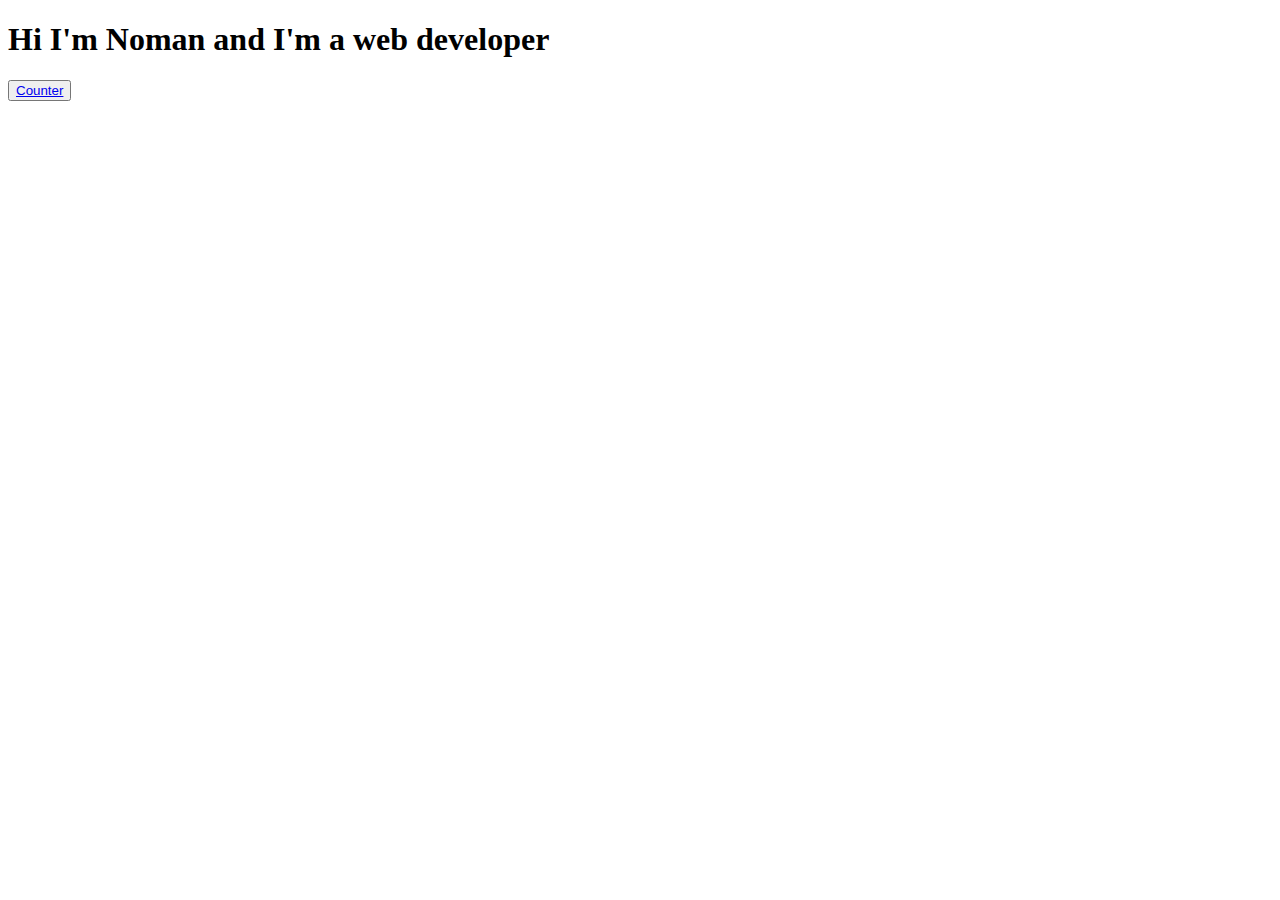
<file: index.html>
<!DOCTYPE html>
<html lang="en">
<head>
    <meta charset="UTF-8">
    <meta http-equiv="X-UA-Compatible" content="IE=edge">
    <meta name="viewport" content="width=device-width, initial-scale=1.0">
    <title>Main Landing Page</title>
</head>
<body>
    <h1>Hi I'm Noman and I'm a web developer</h1>
    <button>
        <a href="/Counter/index.html"> Counter </a>
    </button>
</body>
</html>
</file>
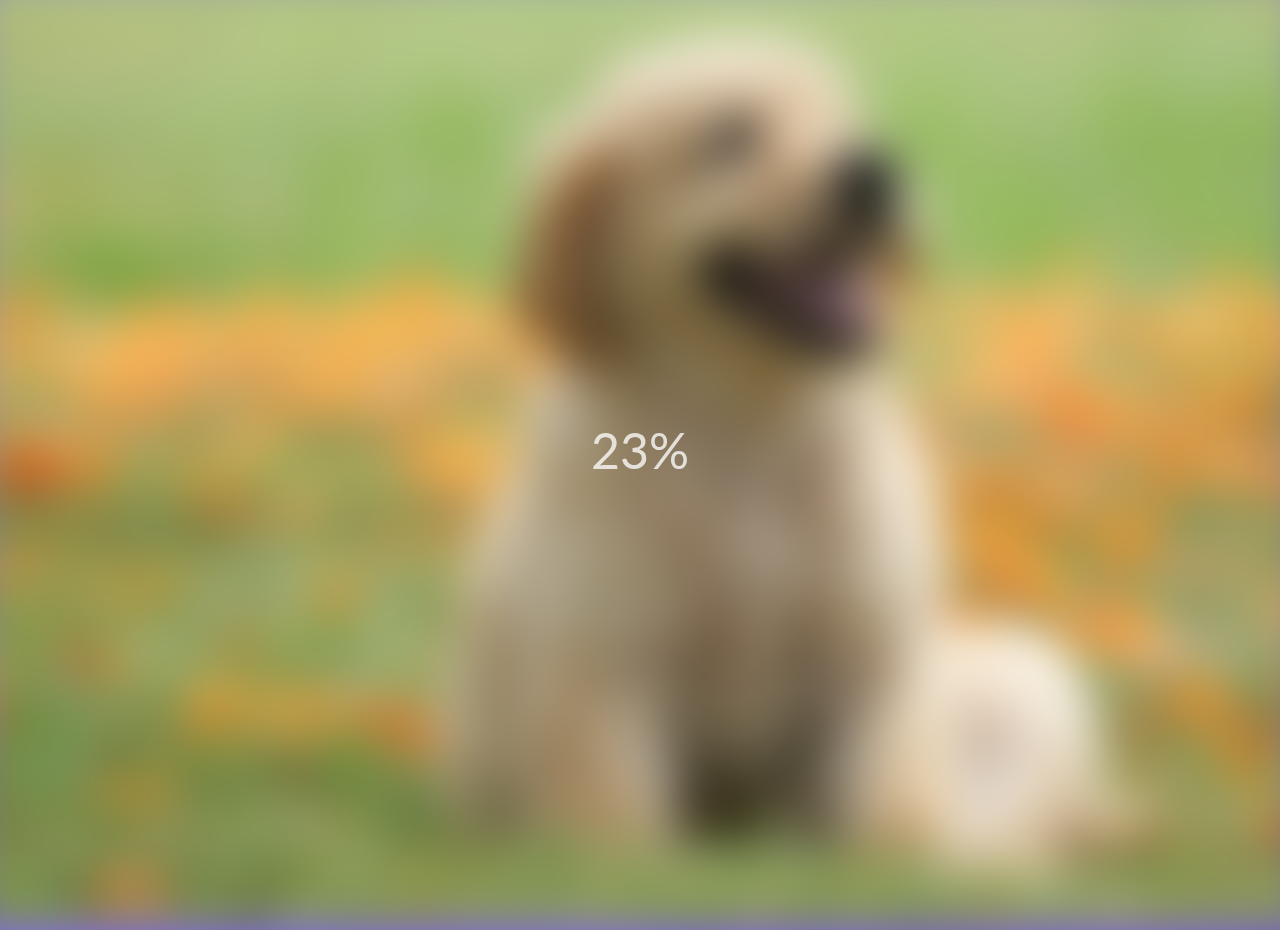
<file: Blurry Loading/index.html>
<!DOCTYPE html>
<html lang="en">
<head>
    <meta charset="UTF-8">
    <meta http-equiv="X-UA-Compatible" content="IE=edge">
    <meta name="viewport" content="width=device-width, initial-scale=1.0">
    <title>Blurry Loadin</title>
    <link rel="stylesheet" href="https://cdnjs.cloudflare.com/ajax/libs/font-awesome/5.14.0/css/all.min.css" integrity="sha512-1PKOgIY59xJ8Co8+NE6FZ+LOAZKjy+KY8iq0G4B3CyeY6wYHN3yt9PW0XpSriVlkMXe40PTKnXrLnZ9+fkDaog==" crossorigin="anonymous" />
    <link rel="stylesheet" href="styl.css">
</head>
<body>
    <section class="bg"></section>
    <div class="loading-text">0%</div>


    <script src="main.js"></script>
</body>
</html>
</file>
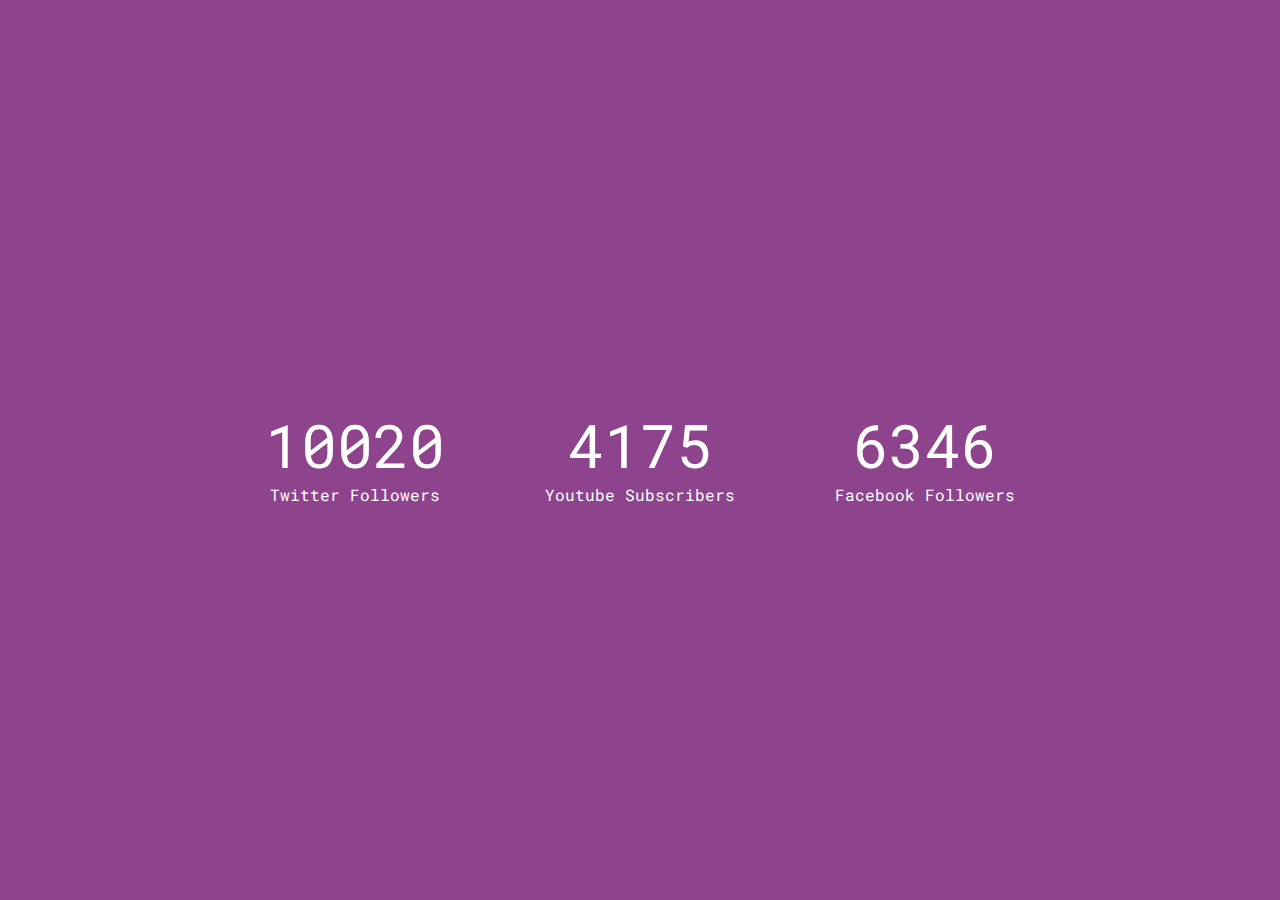
<file: Counter/index.html>
<!DOCTYPE html>
<html lang="en">
  <head>
    <meta charset="UTF-8" />
    <meta name="viewport" content="width=device-width, initial-scale=1.0" />
    <link rel="stylesheet" href="https://cdnjs.cloudflare.com/ajax/libs/font-awesome/5.14.0/css/all.min.css" integrity="sha512-1PKOgIY59xJ8Co8+NE6FZ+LOAZKjy+KY8iq0G4B3CyeY6wYHN3yt9PW0XpSriVlkMXe40PTKnXrLnZ9+fkDaog==" crossorigin="anonymous" />
    <link rel="stylesheet" href="style.css" />
    <title>Increment Counter</title>
  </head>
  <body>
    <div class="counter-container">
      <i class="fab fa-twitter fa-3x"></i>
      <div class="counter" data-target="12000"></div>
      <span>Twitter Followers</span>
    </div>
    <div class="counter-container">
      <i class="fab fa-youtube fa-3x"></i>
      <div class="counter" data-target="5000"></div>
      <span>Youtube Subscribers</span>
    </div>
    <div class="counter-container">
      <i class="fab fa-facebook fa-3x"></i>
      <div class="counter" data-target="7500"></div>
      <span>Facebook Followers</span>
    </div>
    <script src="script.js"></script>
  </body>
</html>
</file>
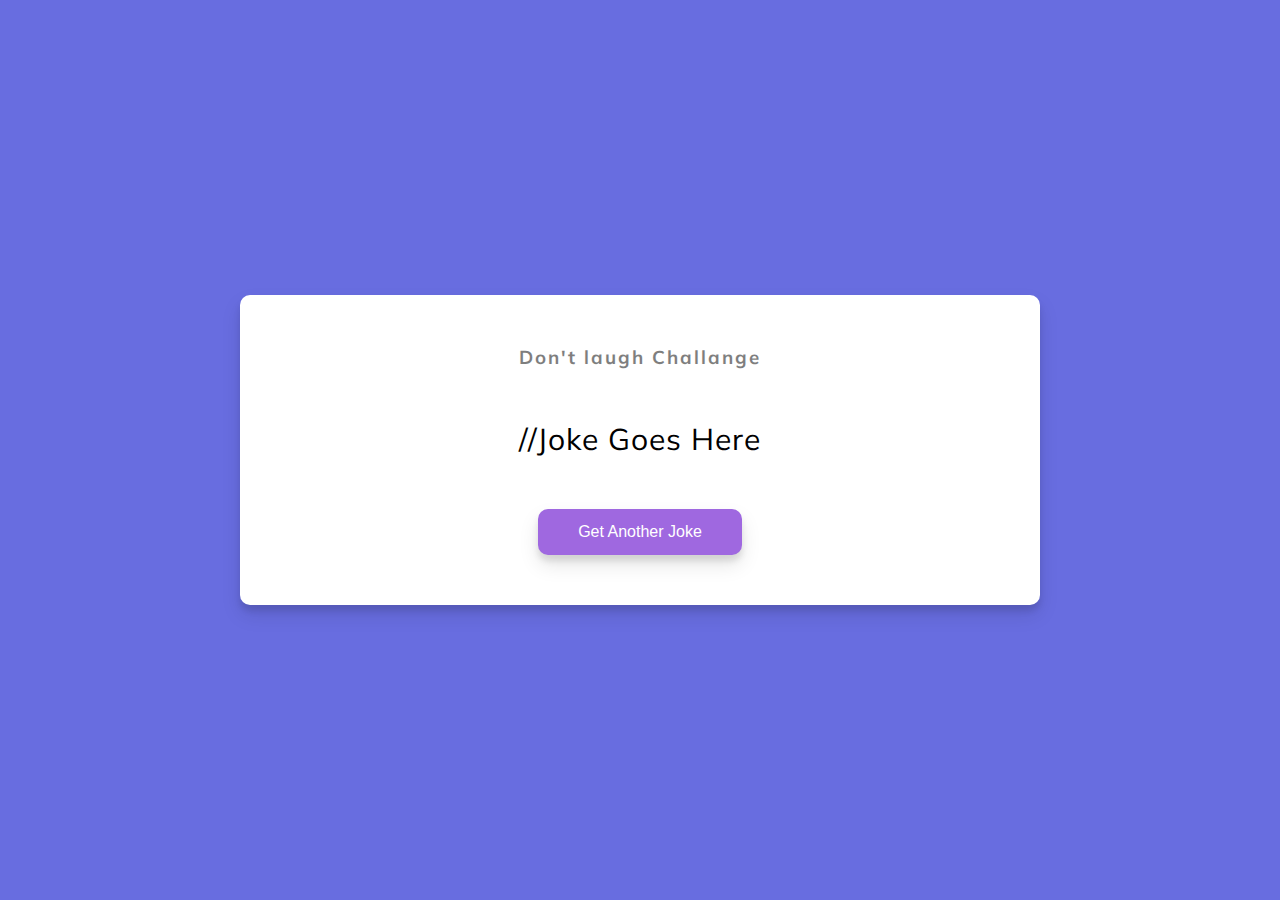
<file: Dad Jokes/index.html>
<!DOCTYPE html>
<html lang="en">

<head>
    <meta charset="UTF-8">
    <meta http-equiv="X-UA-Compatible" content="IE=edge">
    <meta name="viewport" content="width=device-width, initial-scale=1.0">
    <link rel="stylesheet" href="style.css">
    <title>Dad Jokes</title>
</head>

<body>
    <div class="container">
        <h3>Don't laugh Challange</h3>
        <div class="joke" id="joke">
            //Joke Goes Here
        </div>
        <button id="jokeBtn" class="btn">Get Another Joke</button>
    </div>
    <script src="main.js"></script>
</body>

</html>
</file>
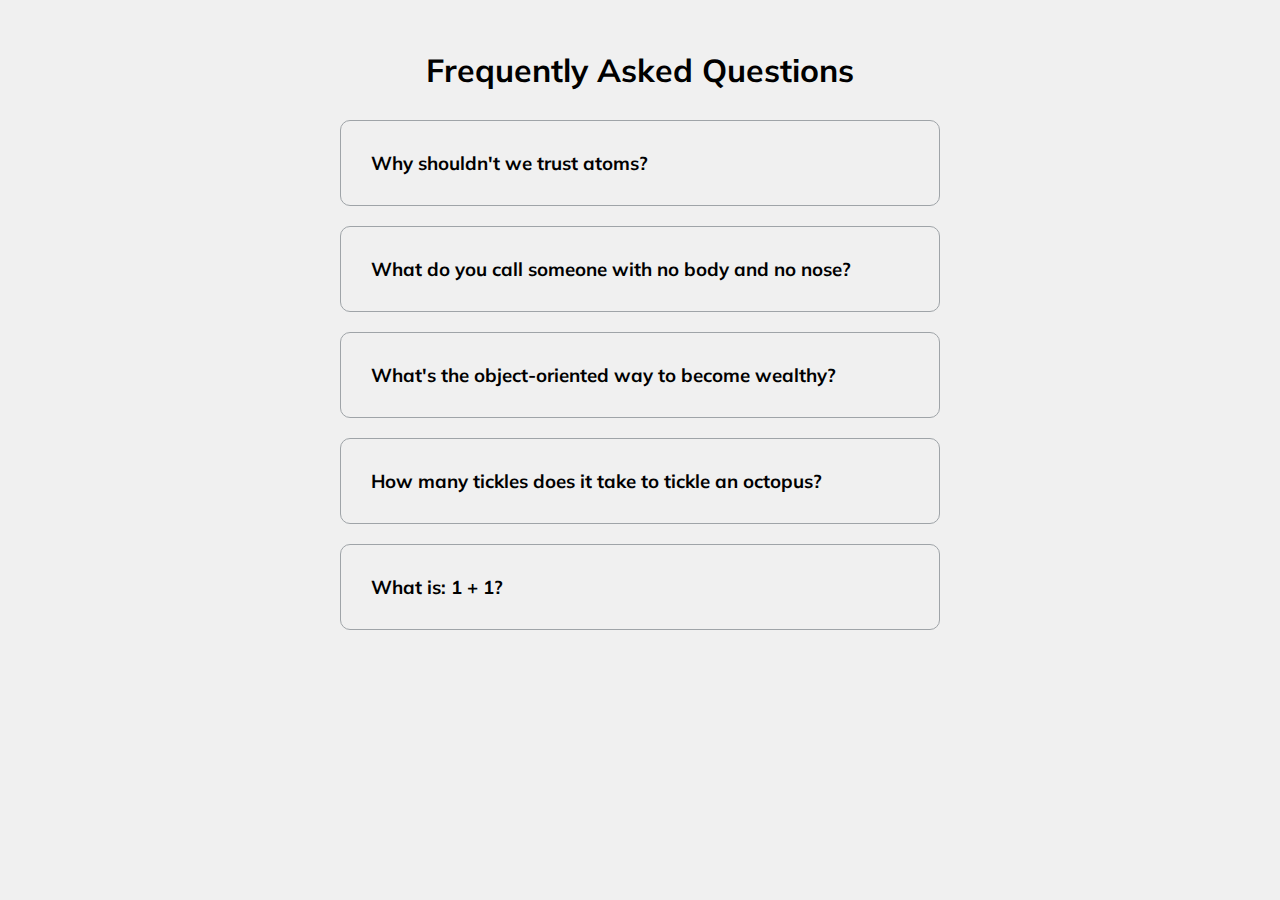
<file: FAQ/index.html>
<!DOCTYPE html>
<html lang="en">
  <head>
    <meta charset="UTF-8" />
    <meta name="viewport" content="width=device-width, initial-scale=1.0" />
    <link rel="stylesheet" href="https://cdnjs.cloudflare.com/ajax/libs/font-awesome/5.14.0/css/all.min.css" integrity="sha512-1PKOgIY59xJ8Co8+NE6FZ+LOAZKjy+KY8iq0G4B3CyeY6wYHN3yt9PW0XpSriVlkMXe40PTKnXrLnZ9+fkDaog==" crossorigin="anonymous" />
    <link rel="stylesheet" href="style.css" />
    <title>FAQ</title>
  </head>
  <body>
    <h1>Frequently Asked Questions</h1>
    <div class="faq-container">
      <div class="faq">
        <h3 class="faq-title">
          Why shouldn't we trust atoms?
        </h3>

        <p class="faq-text">
          They make up everything
        </p>

        <button class="faq-toggle">
          <i class="fas fa-chevron-down"></i>
          <i class="fas fa-times"></i>
        </button>
      </div>

      <div class="faq">
        <h3 class="faq-title">
          What do you call someone with no body and no nose?
        </h3>
        <p class="faq-text">
          Nobody knows.
        </p>
        <button class="faq-toggle">
          <i class="fas fa-chevron-down"></i>
          <i class="fas fa-times"></i>
        </button>
      </div>
      
      <div class="faq">
        <h3 class="faq-title">
          What's the object-oriented way to become wealthy?
        </h3>
        <p class="faq-text">
          Inheritance.
        </p>
        <button class="faq-toggle">
          <i class="fas fa-chevron-down"></i>
          <i class="fas fa-times"></i>
        </button>
      </div>
      
      <div class="faq">
        <h3 class="faq-title">
          How many tickles does it take to tickle an octopus?
        </h3>
        <p class="faq-text">
          Ten-tickles!
        </p>
        <button class="faq-toggle">
          <i class="fas fa-chevron-down"></i>
          <i class="fas fa-times"></i>
        </button>
      </div>
      
      <div class="faq">
        <h3 class="faq-title">
          What is: 1 + 1?
        </h3>
        <p class="faq-text">
          Depends on who are you asking.
        </p>
        <button class="faq-toggle">
          <i class="fas fa-chevron-down"></i>
          <i class="fas fa-times"></i>
        </button>
      </div>
    </div>
    <script src="script.js"></script>
  </body>
</html>
</file>
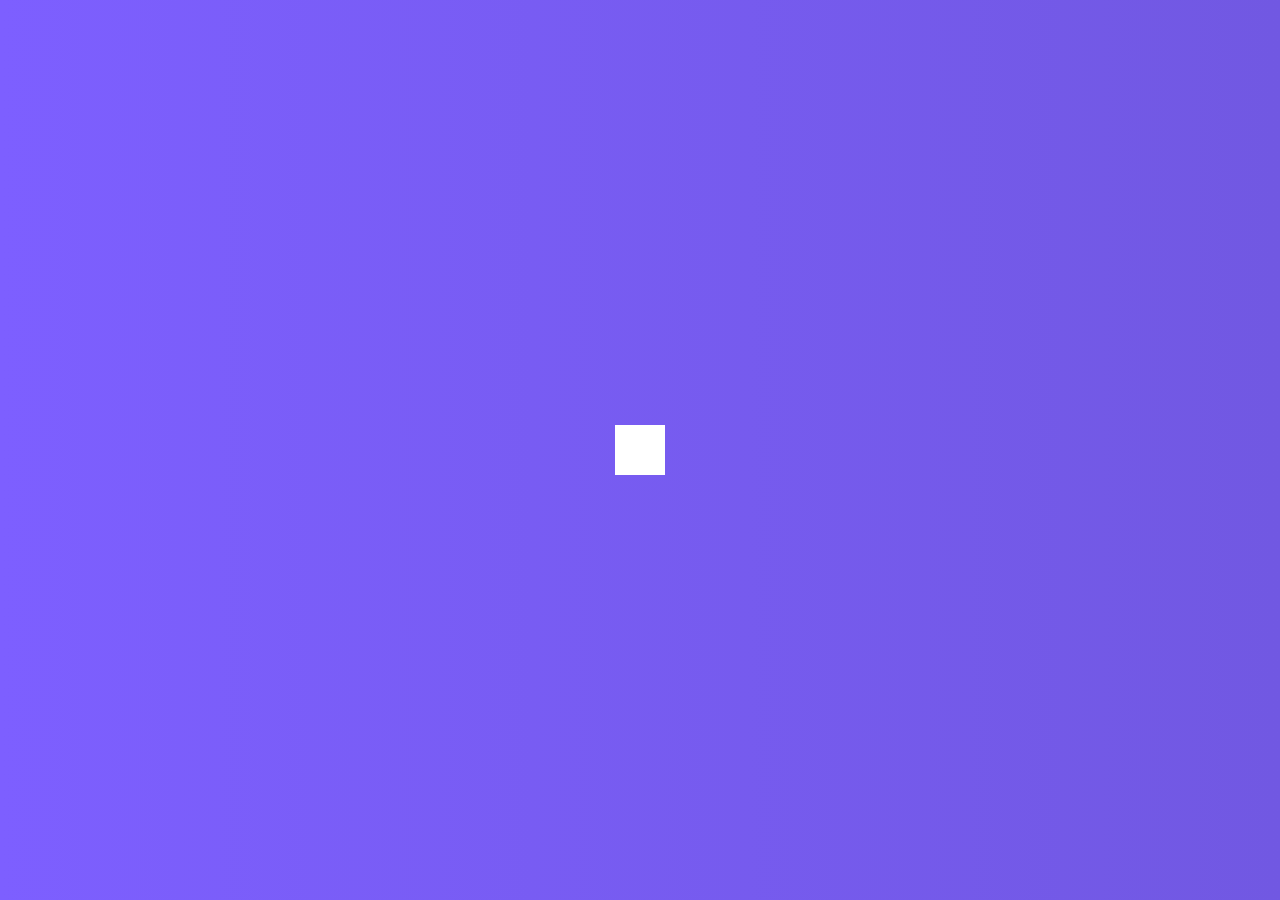
<file: Hidden Search Bar/index.html>
<!DOCTYPE html>
<html lang="en">
<head>
    <meta charset="UTF-8">
    <meta http-equiv="X-UA-Compatible" content="IE=edge">
    <meta name="viewport" content="width=device-width, initial-scale=1.0">
    <title>Hidden Search Bar</title>
    <link rel="stylesheet" href="https://cdnjs.cloudflare.com/ajax/libs/font-awesome/5.14.0/css/all.min.css" integrity="sha512-1PKOgIY59xJ8Co8+NE6FZ+LOAZKjy+KY8iq0G4B3CyeY6wYHN3yt9PW0XpSriVlkMXe40PTKnXrLnZ9+fkDaog==" crossorigin="anonymous" />
    <link rel="stylesheet" href="style.css">
</head>
<body>
    <div class="search">
        <input type="text" class="input" placeholder="Search..">
        <button class="btn">
            <i class="fa fa-search"></i>
        </button>
    </div>

    <script src="main.js"></script>
</body>
</html>
</file>
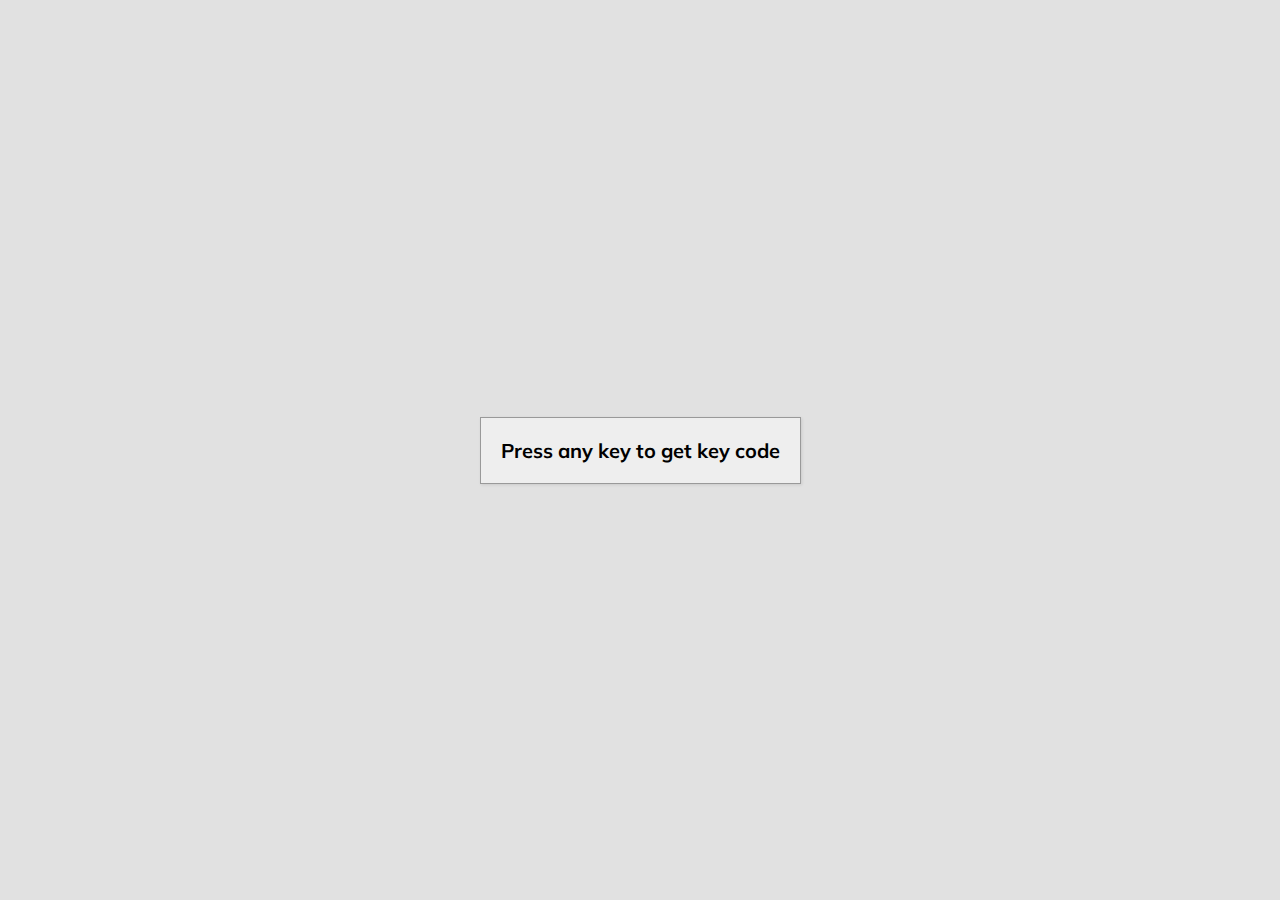
<file: Keycode/index.html>
<!DOCTYPE html>
<html lang="en">
<head>
    <meta charset="UTF-8">
    <meta http-equiv="X-UA-Compatible" content="IE=edge">
    <meta name="viewport" content="width=device-width, initial-scale=1.0">
    <title>Event keyCodes</title>
    <link rel="stylesheet" href="styl.css">
</head>
<body>
    <div class="insert" id="insert">
        <div class="key">
            Press any key to get key code
        </div>
    </div>


    <script src="main.js"></script>
</body>
</html>
</file>
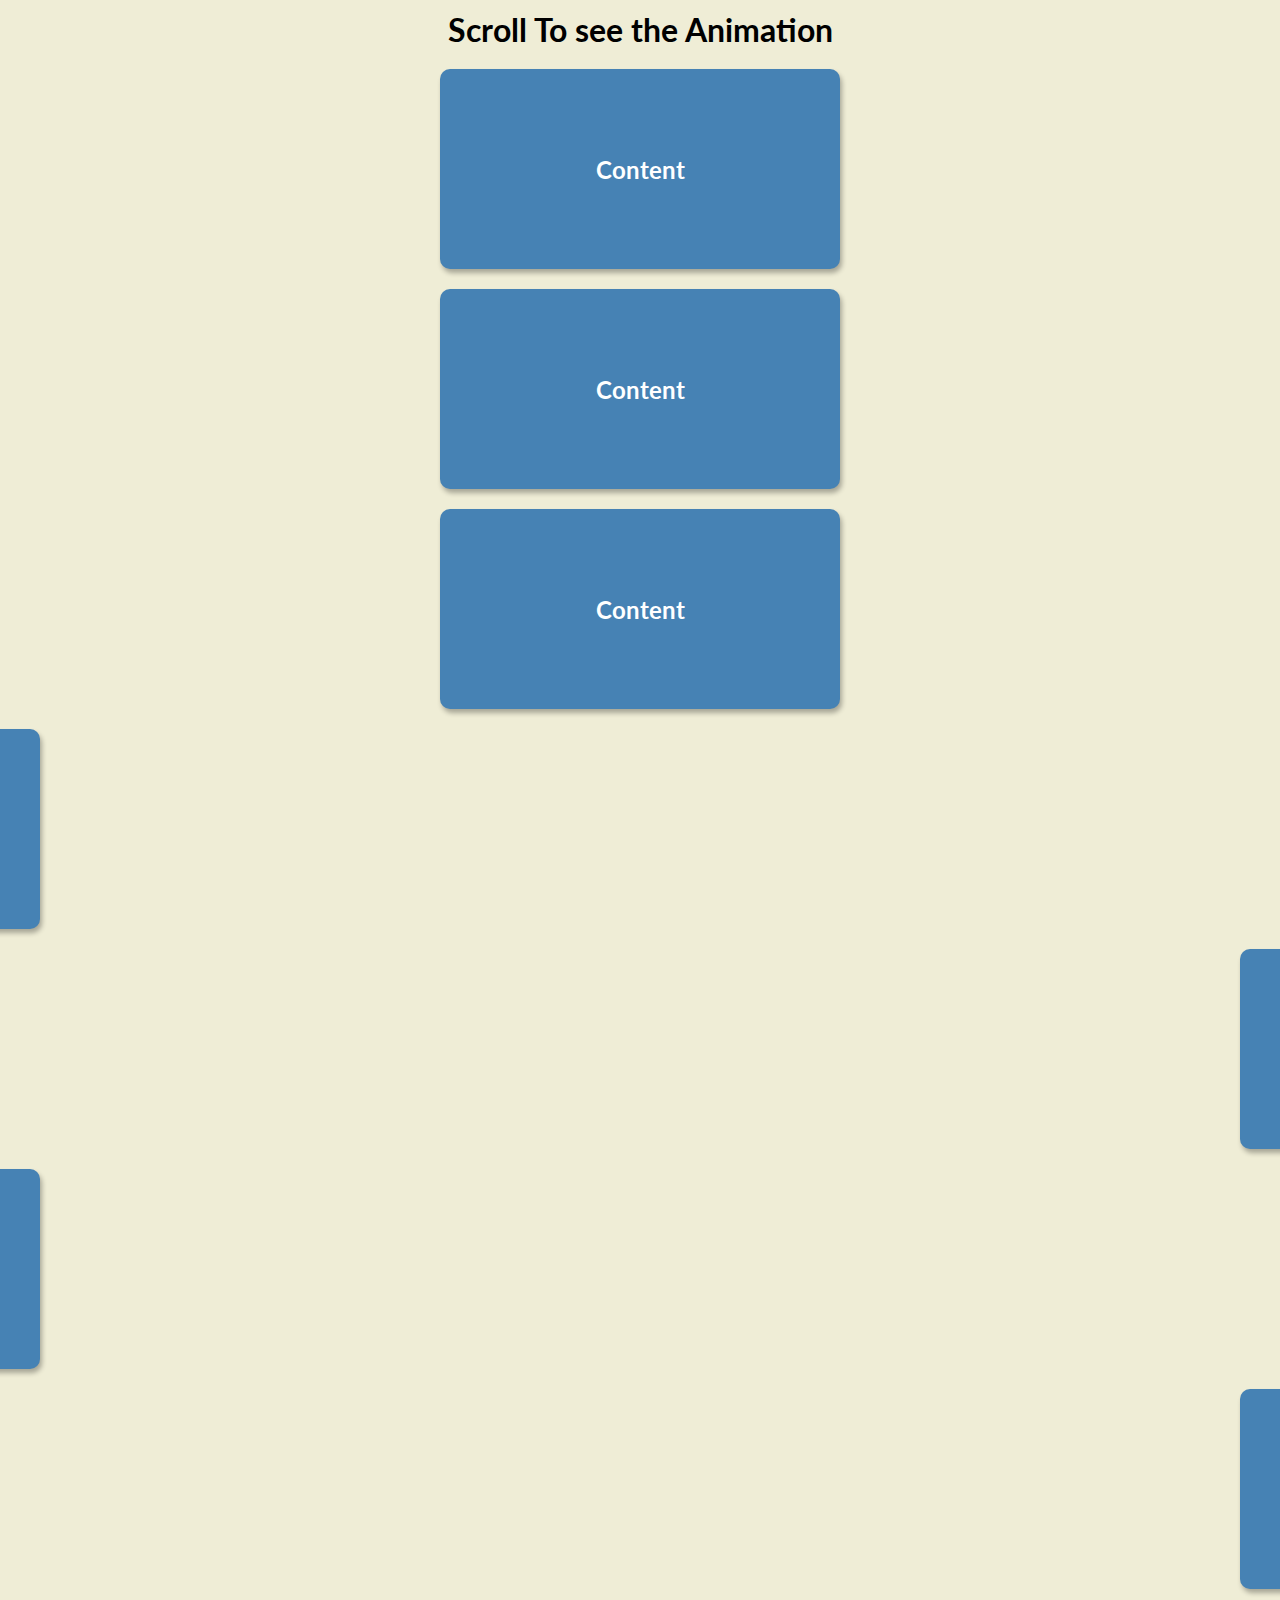
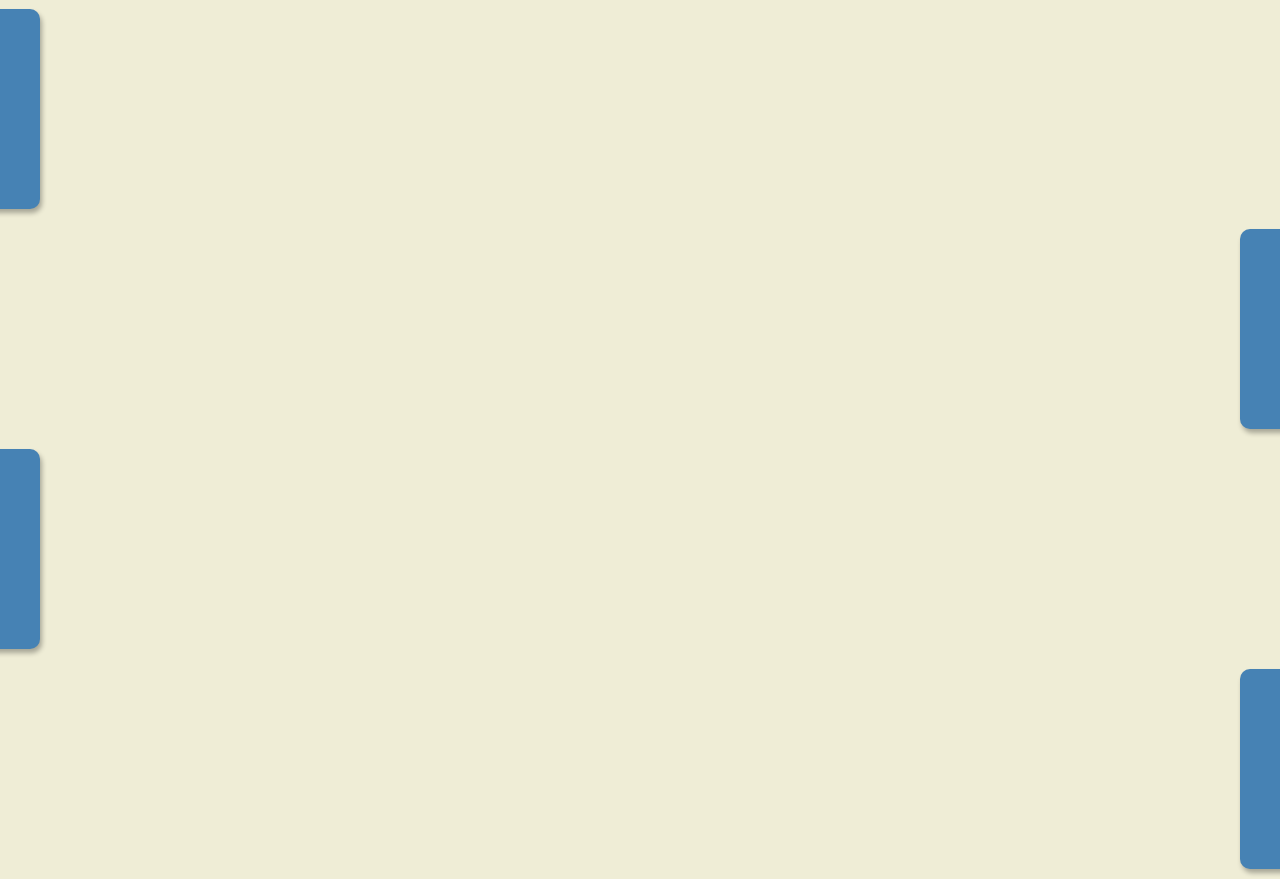
<file: Sliding Animation/index.html>
<!DOCTYPE html>
<html lang="en">
<head>
    <meta charset="UTF-8">
    <meta http-equiv="X-UA-Compatible" content="IE=edge">
    <meta name="viewport" content="width=device-width, initial-scale=1.0">
    <title>Scroll Animation</title>
    <link rel="stylesheet" href="https://cdnjs.cloudflare.com/ajax/libs/font-awesome/5.14.0/css/all.min.css" integrity="sha512-1PKOgIY59xJ8Co8+NE6FZ+LOAZKjy+KY8iq0G4B3CyeY6wYHN3yt9PW0XpSriVlkMXe40PTKnXrLnZ9+fkDaog==" crossorigin="anonymous" />
    <link rel="stylesheet" href="styl.css">
</head>
<body>

    <h1>Scroll To see the Animation</h1>
    <div class="box"><h2>Content</h2></div>
    <div class="box"><h2>Content</h2></div>
    <div class="box"><h2>Content</h2></div>
    <div class="box"><h2>Content</h2></div>
    <div class="box"><h2>Content</h2></div>
    <div class="box"><h2>Content</h2></div>
    <div class="box"><h2>Content</h2></div>
    <div class="box"><h2>Content</h2></div>
    <div class="box"><h2>Content</h2></div>
    <div class="box"><h2>Content</h2></div>
    <div class="box"><h2>Content</h2></div>

    <script src="main.js"></script>
</body>
</html>
</file>
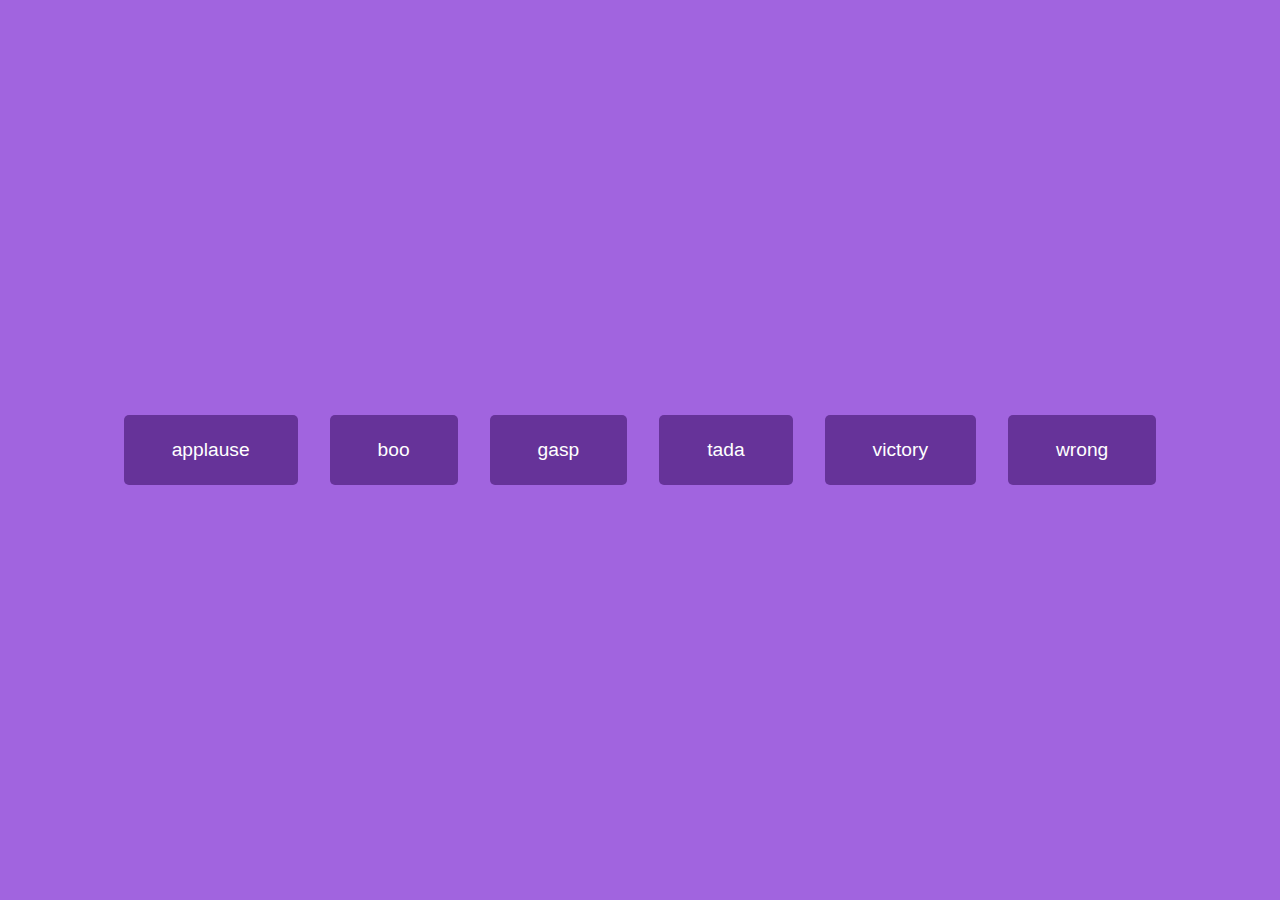
<file: Sound Board/index.html>
<!DOCTYPE html>
<html lang="en">

<head>
    <meta charset="UTF-8">
    <meta http-equiv="X-UA-Compatible" content="IE=edge">
    <meta name="viewport" content="width=device-width, initial-scale=1.0">
    <link rel="stylesheet" href="style.css">
    <title>Sound Board</title>
</head>

<body>
    <audio src="sounds/applause.mp3" id="applause"></audio>
    <audio src="sounds/boo.mp3" id="boo"></audio>
    <audio src="sounds/gasp.mp3" id="gasp"></audio>
    <audio src="sounds/tada.mp3" id="tada"></audio>
    <audio src="sounds/victory.mp3" id="victory"></audio>
    <audio src="sounds/wrong.mp3" id="wrong"></audio>

    <div id="buttons"></div>

    <script src="main.js"></script>
</body>

</html>
</file>
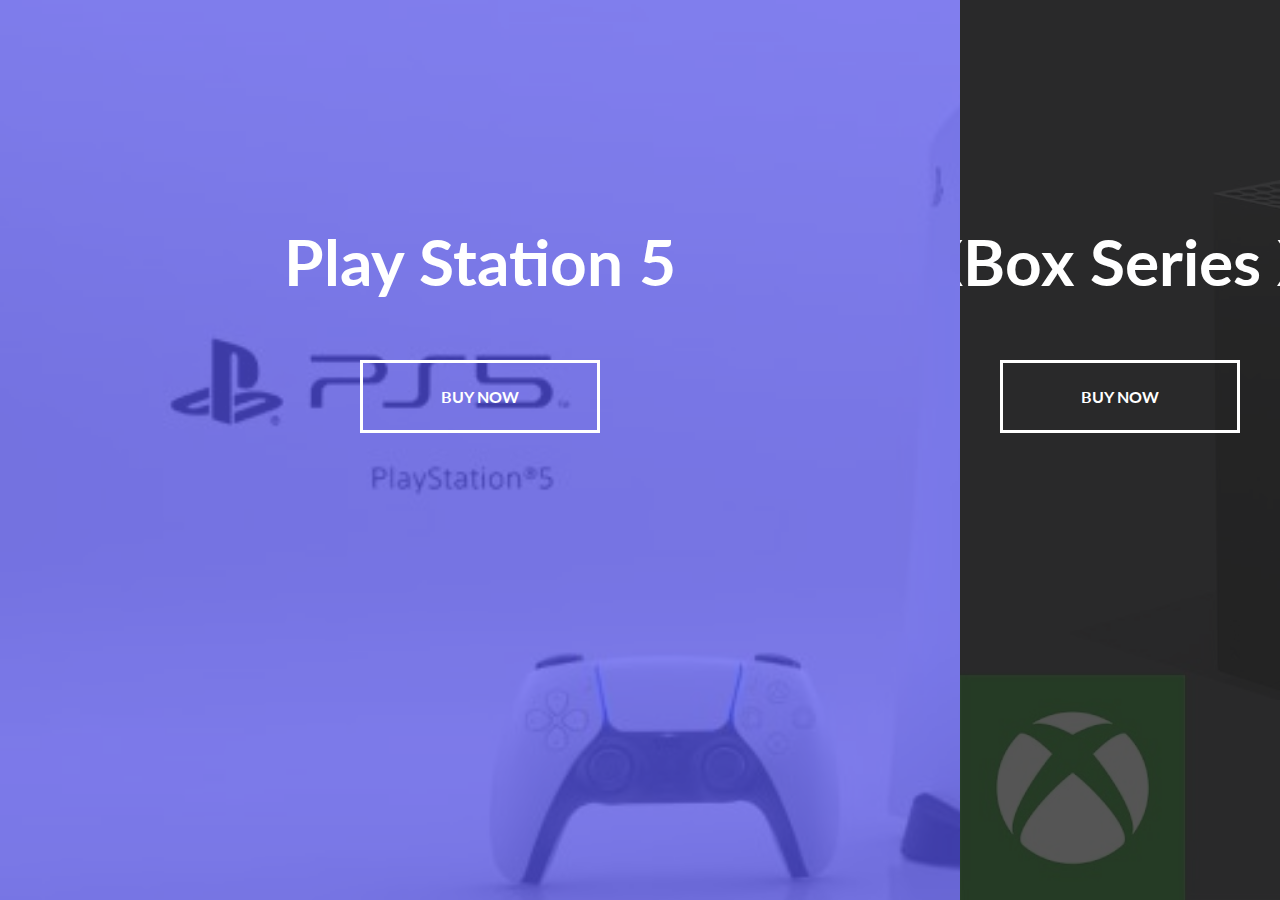
<file: Split landing Page/index.html>
<!DOCTYPE html>
<html lang="en">
<head>
    <meta charset="UTF-8">
    <meta http-equiv="X-UA-Compatible" content="IE=edge">
    <meta name="viewport" content="width=device-width, initial-scale=1.0">
    <title>Split Landing Page</title>
    <link rel="stylesheet" href="https://cdnjs.cloudflare.com/ajax/libs/font-awesome/5.14.0/css/all.min.css" integrity="sha512-1PKOgIY59xJ8Co8+NE6FZ+LOAZKjy+KY8iq0G4B3CyeY6wYHN3yt9PW0XpSriVlkMXe40PTKnXrLnZ9+fkDaog==" crossorigin="anonymous" />
    <link rel="stylesheet" href="styl.css">
</head>
<body>
    <div class="container">
        <div class="split left">
            <h1>Play Station 5</h1>
            <a href="#" class="btn">Buy Now</a>
        </div>
        <div class="split right">
            <h1>XBox Series X</h1>
            <a href="#" class="btn">Buy Now</a>
        </div>
    </div>
    
    <script src="main.js"></script>
</body>
</html>
</file>
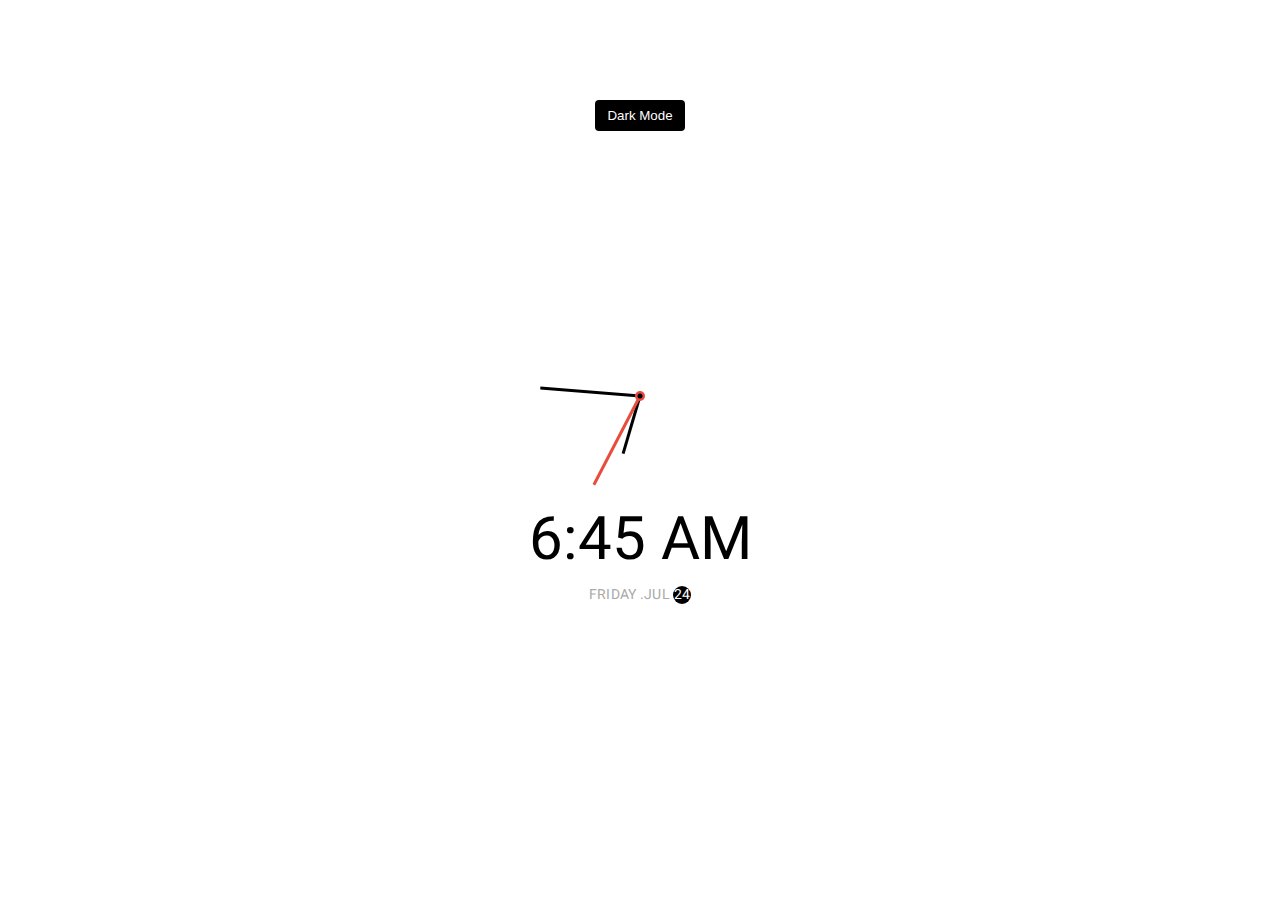
<file: Theme Clock/index.html>
<!DOCTYPE html>
<html lang="en">
  <head>
    <meta charset="UTF-8" />
    <meta name="viewport" content="width=device-width, initial-scale=1.0" />
    <link rel="stylesheet" href="https://cdnjs.cloudflare.com/ajax/libs/font-awesome/5.14.0/css/all.min.css" integrity="sha512-1PKOgIY59xJ8Co8+NE6FZ+LOAZKjy+KY8iq0G4B3CyeY6wYHN3yt9PW0XpSriVlkMXe40PTKnXrLnZ9+fkDaog==" crossorigin="anonymous" />
    <link rel="stylesheet" href="style.css" />
    <title>Theme Clock</title>
  </head>
  <body>
    <button class="toggle">
      Dark Mode
    </button>
    <div class="clock-container">
      <div class="clock">
        <div class="needle hour"></div>
        <div class="needle minute"></div>
        <div class="needle second"></div>
        <div class="center-point"></div>
      </div>
      <div class="time"></div>
      <div class="date"> <span class="circle"></span></div>
    </div>
    <script src="script.js"></script>
  </body>
</html>
</file>
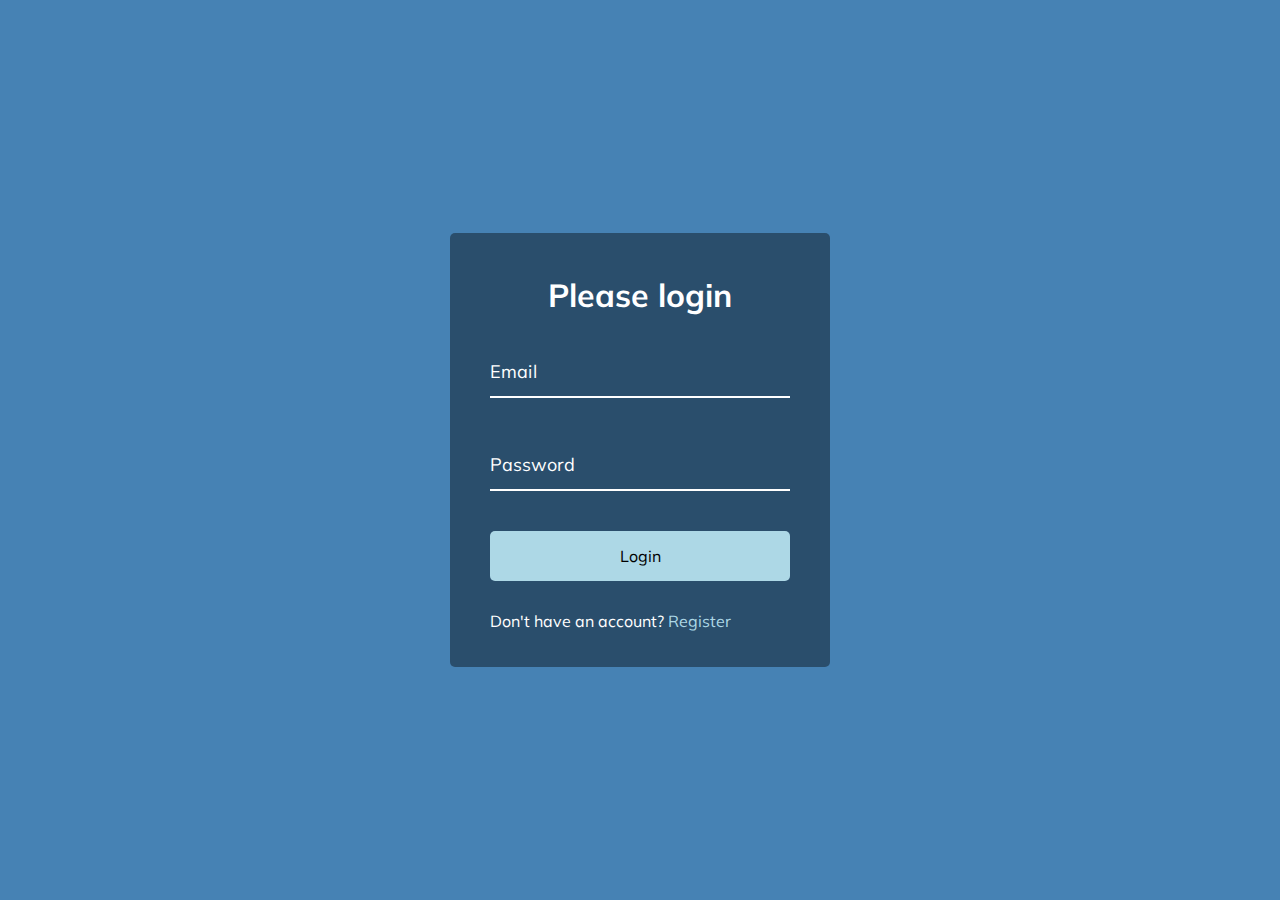
<file: Waiver Form/index.html>
<!DOCTYPE html>
<html lang="en">

<head>
    <meta charset="UTF-8">
    <meta http-equiv="X-UA-Compatible" content="IE=edge">
    <meta name="viewport" content="width=device-width, initial-scale=1.0">
    <link rel="stylesheet" href="style.css">
    <title>Waiver Form</title>
</head>

<body>
    <div class="container">
        <h1>
            Please login
        </h1>
        <form action="">
            <div class="form-control">
                <input type="text" required>
                <label for="">Email</label>
            </div>

            <div class="form-control">
                <input type="password" required>
                <label for="">Password</label>
            </div>

            <button class="btn">Login</button>
            <p class="text">Don't have an account? <a href="">Register</a></p>
        </form>
    </div>

    <script src="main.js"></script>
</body>

</html>
</file>
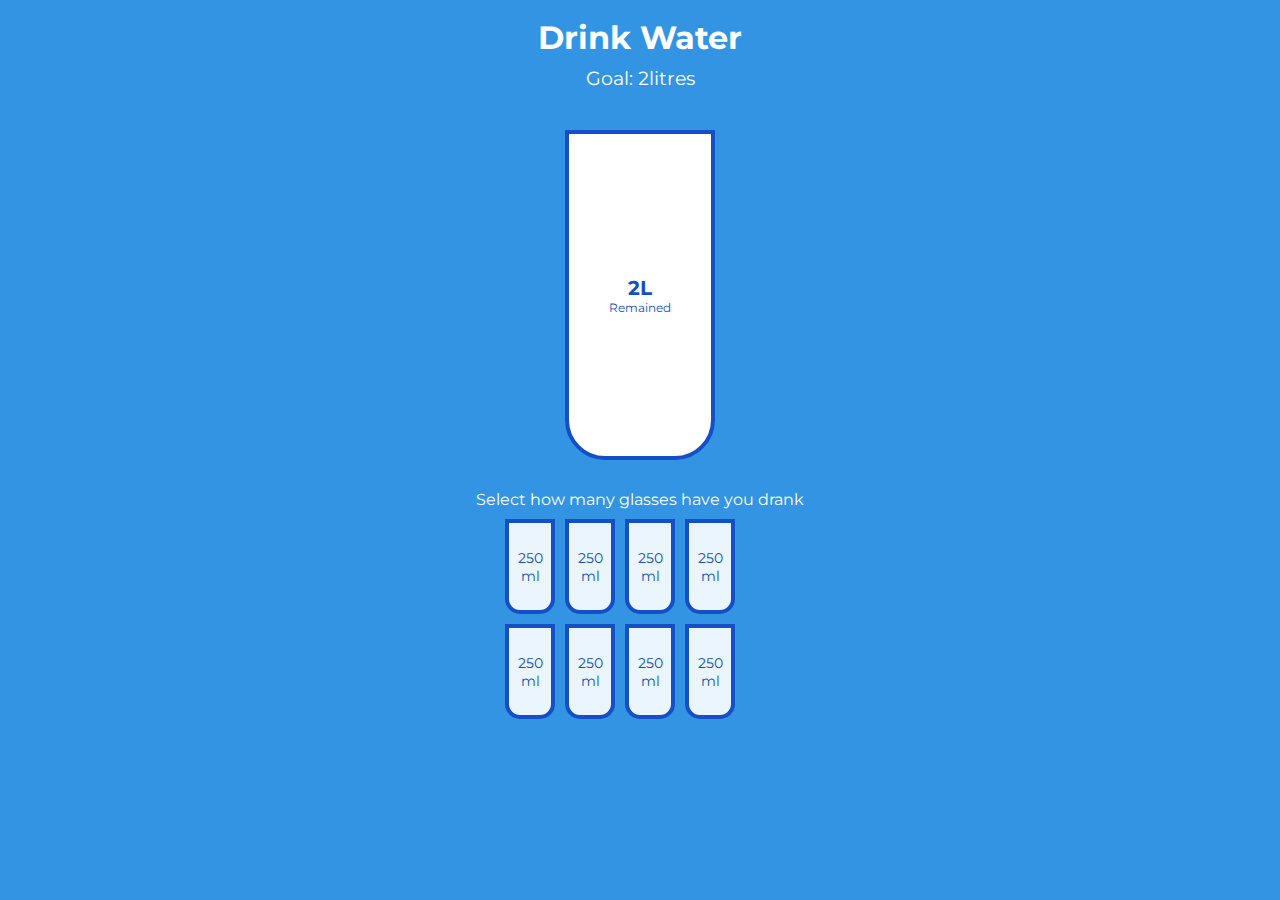
<file: Water Tracking/index.html>
<!DOCTYPE html>
<html lang="en">
  <head>
    <meta charset="UTF-8" />
    <meta name="viewport" content="width=device-width, initial-scale=1.0" />
    <link rel="stylesheet" href="https://cdnjs.cloudflare.com/ajax/libs/font-awesome/5.14.0/css/all.min.css" integrity="sha512-1PKOgIY59xJ8Co8+NE6FZ+LOAZKjy+KY8iq0G4B3CyeY6wYHN3yt9PW0XpSriVlkMXe40PTKnXrLnZ9+fkDaog==" crossorigin="anonymous" />
    <link rel="stylesheet" href="style.css" />
    <title>Drink Water</title>
  </head>
  <body>
    <h1>Drink Water</h1>
    <h3>Goal: 2litres</h3>
    <div class="cup ">
      <div class="remained" id="remained">
        <span id="litres"></span>
        <small>Remained</small>
      </div>
      <div class="percentage" id="percentage">25</div>
    </div>
    <p class="text">Select how many glasses have you drank</p>
    <div class="cups">
      <div class="cup cup-small">250 ml</div>
      <div class="cup cup-small">250 ml</div>
      <div class="cup cup-small">250 ml</div>
      <div class="cup cup-small">250 ml</div>
      <div class="cup cup-small">250 ml</div>
      <div class="cup cup-small">250 ml</div>
      <div class="cup cup-small">250 ml</div>
      <div class="cup cup-small">250 ml</div>
    </div>
    <script src="script.js"></script>
  </body>
</html>
</file>
<file: Blurry Loading/styl.css>
@import url('https://fonts.googleapis.com/css?family=Lato&display=swap');

* {
  box-sizing: border-box;
}

body {
  background-image: linear-gradient(90deg, #7d5fff, #7158e2);
  font-family: 'Lato', sans-serif;
  display: flex;
  align-items: center;
  justify-content: center;
  height: 100vh;
  overflow-x: hidden;
  margin: 0;
}
.bg{
    background: url('dog-puppy-on-garden-royalty-free-image-1586966191.jpg') no-repeat center center/cover;
    position: absolute;
    top: -30;
    left: -30;
    width: calc(100vw + 60px);
    height: calc(100vh + 60px);
    z-index: -1;
    filter: blur(0px);
}
.loading-text{
    font-size: 50px;
    color: white;
}
</file>
<file: Counter/style.css>
@import url('https://fonts.googleapis.com/css?family=Roboto+Mono&display=swap');

* {
  box-sizing: border-box;
}

body {
  font-family: 'Roboto Mono', sans-serif;
  background-color: #8e448d;
  color: white;
  display: flex;
  align-items: center;
  justify-content: center;
  height: 100vh;
  overflow: hidden;
  margin: 0;
}
.counter-container{
    display: flex;
    flex-direction: column;
    justify-content: center;
    margin: 30px 50px;
    text-align: center;
}
.counter{
    font-size: 60px;
    margin-top: 10px;
}
@media (max-width: 580px){
    body{
        flex-direction: column;
    }
}
</file>
<file: Dad Jokes/style.css>
@import url('https://fonts.googleapis.com/css?family=Muli&display=swap');

* {
  box-sizing: border-box;
}

body {
  font-family: 'Muli', sans-serif;
  background-color: #686de0;
  display: flex;
  justify-content: center;
  align-items: center;
  height: 100vh;
  overflow: hidden;
  margin: 0;
  padding: 20px;
}
.container{
    background-color: #fff;
    border-radius: 10px;
    box-shadow: 0 10px 20px rgba(0,0,0,0.1), 0 6px 6px rgba(0,0,0,0.1);
    padding: 50px 20px;
    text-align: center;
    max-width: 100%;
    width: 800px;
}
h3{
    margin: 0;
    opacity: 0.5;
    letter-spacing: 2px;

}
.joke{
    font-size: 30px;
    letter-spacing: 1px;
    line-height: 40px;
    margin: 50px auto;
    max-width: 600px;
}
.btn{
    background-color: #9f68e0;
    border: none;
    border-radius: 10px;
    color: white;
    box-shadow: 0 10px 20px rgba(0,0,0,0.1), 0 6px 6px rgba(0,0,0,0.1);
    padding: 14px 40px;
    font-size: 16px;
    cursor: pointer;
}
.btn:active{
    transform: scale(0.95);
}
.btn:focus{
    outline: none;
}
</file>
<file: FAQ/style.css>
@import url('https://fonts.googleapis.com/css?family=Muli&display=swap');

* {
  box-sizing: border-box;
}

body {
  font-family: 'Muli', sans-serif;
  background-color: #f0f0f0;
}
h1{
    margin: 50px 0 30px;
    text-align: center;
}
.faq-container{
    max-width: 600px;
    margin: 0 auto;
}
.faq{
    background-color: transparent;
    border: 1px solid #9fa4a8;
    border-radius: 10px;
    margin: 20px 0;
    padding: 30px;
    position: relative;
    overflow: hidden;
    transition: 0.3s ease;
}
.faq.active{
    background-color: white;
    box-shadow: 0 3px 6px rgba(0, 0, 0, 0.1), 0 3px 6px rgba(0, 0, 0, 0.1);
}
.faq.active::before, .faq.active::after{
    content: "\f075";
    font-family: 'Font Awesome 5 Free';
    color: #2ecc71;
    font-size: 7rem;
    position: absolute;
    opacity: 0.2;
    top: 20px;
    left: 20px;
    z-index: 0;
}
.faq.active::before{
    color: #3498db;
    top: -10px;
    left: -30px;
    transform: rotateY(180deg);
}
.faq-title{
    margin: 0 35px 0 0;

}
.faq-text{
    display: none;
    margin: 30px 0 0;
}
.faq.active .faq-text{
    display: block;
}
.faq-toggle{
    background-color: transparent;
    border: none;
    cursor: pointer;
    display: flex;
    align-items: center;
    justify-content: center;
    font-size: 16px;
    padding: 0;
    position: absolute;
    border-radius: 50%;
    top: 30px;
    right: 30px;
    height: 30px;
    width: 30px;
}
.faq-toggle .fa-times{
    display: none;
}
.faq.active .faq-toggle .fa-times{
    display: block;
    color: white;
}
.faq.active .faq-toggle .fa-chevron-down{
    display: none;
}
.faq-toggle:focus{
    outline: none;
}
.faq.active .faq-toggle{
    background-color: #9fa4a8;
}
</file>
<file: Hidden Search Bar/style.css>
@import url('https://fonts.googleapis.com/css?family=Lato&display=swap');

* {
  box-sizing: border-box;
}

body {
    background-image: linear-gradient(90deg, #7d5fff, #7158e2);
  font-family: 'Lato', sans-serif;
  display: flex;
  align-items: center;
  justify-content: center;
  height: 100vh;
  overflow-x: hidden;
  margin: 0;
}
.search{
    position: relative;
    height: 50px;
}
.search .input{
    background: white;
    border: 0;
    font-size: 18px;
    font-size: 15px;
    height: 50px;
    width: 50px;
    transition: width 0.3s ease;
}
.btn{
    background-color: white;
    border: 0;
    cursor: pointer;
    font-size: 24px;
    position: absolute;
    top: 0;
    left: 0;
    height: 50px;
    width: 50px;
    transition: transform 0.3s ease;
}
.btn:focus, .input:focus{
    outline: none
}
.search.active .input{
    width: 200px;
}
.search.active .btn{
    transform: translateX(198px);
}
</file>
<file: Keycode/styl.css>
@import url('https://fonts.googleapis.com/css?family=Muli&display=swap');

* {
  box-sizing: border-box;
}

body {
  background-color: #e1e1e1;
  font-family: 'Muli', sans-serif;
  display: flex;
  align-items: center;
  justify-content: center;
  margin: 0;
  height: 100vh;
  overflow-x: hidden;
  text-align: center;
}
.key{
  border: 1px solid #999;
  background-color: #eee;
  box-shadow: 1px 1px 3px rgba(0, 0, 0, 0.1);
  display: inline-flex;
  align-items: center;
  font-size: 20px;
  padding: 20px;
  font-weight: bold;
  flex-direction: column;
  margin: 10px;
  min-width: 150px;
  position: relative;
}
.key small{
  position: absolute;
  top: -24px;
  left: 0;
  text-align: center;
  width: 100%;
  color: #555;
  font-size: 14px;
}
</file>
<file: Sliding Animation/styl.css>
@import url('https://fonts.googleapis.com/css?family=Lato&display=swap');

* {
  box-sizing: border-box;
}

body {
  background-color: #efedd6;
  font-family: 'Lato', sans-serif;
  display: flex;
  flex-direction: column;
  align-items: center;
  justify-content: center;
  margin: 0;
  overflow-x: hidden;
}
h1{
  margin: 10px;
}
.box{
  background-color: steelblue;
  color: #fff;
  display: flex;
  justify-content: center;
  align-items: center;
  width: 400px;
  height: 200px;
  margin: 10px;
  border-radius: 10px;
  box-shadow: 2px 4px 5px rgba(0, 0, 0, 0.3);
  transform: translateX(200%);
  transition: transform 0.4s ease;
}
.box:nth-last-of-type(even){
  transform: translateX(-200%);
}
.box.show{
  transform: translateX(0);
}
</file>
<file: Sound Board/style.css>
@import url('https://fonts.googleapis.com/css?family=Poppins:wght@200;400&display=swap');

* {
  box-sizing: border-box;
}

body {
  font-family: 'Muli', sans-serif;
  background-color:rgb(161, 100, 223);
  color: #fff;
  display: flex;
  flex-wrap: wrap;
  height: 100vh;
  text-align: center;
  justify-content: center;
  align-items: center;
  margin: 0;
}
.btn{
    background-color: rebeccapurple;
    border-radius: 5px;
    border: none;
    color: white;
    margin: 1rem;
    padding: 1.5rem 3rem;
    font-size: 1.2rem;
    cursor: pointer;
    font-family: inherit;
}
.btn:focus{
    outline: none;

}
.btn:hover{
    opacity: 0.9s;
}
</file>
<file: Split landing Page/styl.css>
@import url('https://fonts.googleapis.com/css?family=Lato&display=swap');
:root{
  --left--bg-color: rgba(87, 84, 236, 0.7);
  --right--bg-color: rgba(43, 43, 43, 0.8);
  --left--btn-hover-color: rgba(87, 84, 236, 1);
  --right--btn-hover-color: rgba(28, 122, 28, 1);
  --hover-width: 75%;
  --other-width: 25%;
  --speed: 1000ms;

}
* {
  box-sizing: border-box;
}

body {
  font-family: 'Lato', sans-serif;
  height: 100vh;
  margin: 0;
  overflow: hidden;
}
h1{
  font-size: 4rem;
  color: white;
  position: absolute;
  left: 50%;
  top: 20%;
  transform: translateX(-50%);
  white-space: nowrap;
}
.btn{
  position: absolute;
  left: 50%;
  top: 40%;
  transform: translateX(-50%);
  text-decoration: none;
  color: white;
  border: white solid 0.2rem;
  font-size: 1rem;
  width: 15rem;
  padding: 1.5rem;
  display: flex;
  align-items: center;
  justify-content: center;
  font-weight: bold;
  text-transform: uppercase;
}
.split.left .btn:hover{
  background-color: var(--left--btn-hover-color);
  border: var(--left--btn-hover-color);

}
.split.right .btn:hover{
  background-color: var(--right--btn-hover-color);
  border: var(--right--btn-hover-color);

}
.container{
  position: relative;
  width: 100%;
  height: 100%;
  background-color: #333;
}
.split{
  position: absolute;
  width: 50%;
  height: 100%;
}
.split.left{
  left: 0;
  background: url('PS5-Sony-Feature-640x353.jpg') no-repeat;
  background-size: cover;

}
.split.right{
  right: 0;
  background: url('maxresdefault.jpg') no-repeat;
  background-size: cover;
  overflow: hidden;
}
.split.left::before{
  content: "";
  position: absolute;
  width: 100%;
  height: 100%;
  background-color: var(--left--bg-color);
}
.split.right::before{
  content: "";
  position: absolute;
  width: 100%;
  height: 100%;
  background-color: var(--right--bg-color);
}
.hover-left .left{
  width: var(--hover-width);
}
.hover-left .right{
  width: var(--other-width);
}
.hover-right .right{
  width: var(--hover-width);
}
.hover-right .left{
  width: var(--other-width);
}
.split.right, .split.left, .split.right::before, .split.left::before{
  transition: all var(--speed) ease-in-out;
}
@media (max-width: 800px){
  h1{
    font-size: 2rem;
    top: 30%;
  }
  .btn{
    padding: 1.2rem;
    width: 12rem;
  }
}
</file>
<file: Theme Clock/style.css>
@import url('https://fonts.googleapis.com/css?family=Heebo:300&display=swap');
:root{
    --primary-color: #000;
    --secondary-color: #fff
}
* {
    box-sizing: border-box;
}

html.dark{
    --primary-color: #fff;
    --secondary-color: #333;
}
html{
    transition: all 0.5s ease-in;
}
html.dark{
    background-color: #111;
    color: var(--primary-color);
}

body {
    font-family: 'Heebo', sans-serif;
    display: flex;
    align-items: center;
    justify-content: center;
    margin: 0;
    overflow: hidden;
    height: 100vh;
}
.toggle{
    background-color: var(--primary-color);
    color: var(--secondary-color);
    border: none;
    border-radius: 4px;
    padding: 8px 12px;
    position: absolute;
    cursor: pointer;
    top: 100px;
}
.toggle:focus{
    outline: none;
}
.clock-container{
    display: flex;
    flex-direction: column;
    justify-content: space-between;
    align-items: center;
}
.clock{
    position: relative;
    width: 200px;
    height: 200px;
}
.needle{
    background-color:var(--primary-color);
    position: absolute;
    top: 50%;
    left: 50%;
    height: 60px;
    width: 3px;
    transform-origin: bottom center;
    transition: all 0.5s ease-in;

}

.needle.hour{
    transform: translate(-50%, -100%) rotate(0deg);
}
.needle.minute{
    transform: translate(-50%, -100%) rotate(0deg);
    height: 100px;
}
.needle.second{
    transform: translate(-50%, -100%) rotate(0deg);
    height: 100px;
    background-color: #e74c3c;
}
.center-point{
    background-color: #e74c3c;
    width: 10px;
    height: 10px;
    position: absolute;
    top: 50%;
    left: 50%;
    transform: translate(-50%, -50%);
    border-radius: 50%;
}
.center-point::after{
    content: "";
    background-color: var(--primary-color);
    width: 5px;
    height: 5px;
    position: absolute;
    top: 50%;
    left: 50%;
    transform: translate(-50%, -50%);
    border-radius: 50%;
}
.time{
    font-size: 60px;
    
}
.date{
    font-size: 14px;
    text-transform: uppercase;
    letter-spacing: 0.3px;
    color: #aaa;
}
.date .circle{
    background-color: var(--primary-color) ;
    color: var(--secondary-color);
    border-radius: 50%;
    height: 18px;
    width: 18px;
    display: inline-flex;
    align-items: center;
    justify-content: center;
    line-height: 18px;
    transition: all 0.5 ease-in;
}
</file>
<file: Waiver Form/style.css>
@import url('https://fonts.googleapis.com/css?family=Muli&display=swap');

* {
  box-sizing: border-box;
}

body {
  font-family: 'Muli', sans-serif;
  background-color: steelblue;
  color: #fff;
  display: flex;
  height: 100vh;
  justify-content: center;
  align-items: center;
  margin: 0;
}
.btn{
    cursor: pointer;
    display: inline-block;
    width: 100%;
    background: lightblue;
    padding: 15px;
    font-family: inherit;
    font-size: 16px;
    border: 0;
    border-radius: 5px;
}
.btn:focus{
    outline: none;
}
.btn:active{
    transform: scale(.98);
}
.text{
    margin-top: 30px;
}
.container{
    padding: 20px 40px;
    border-radius: 5px;
    background-color: rgba(0, 0, 0, 0.4);
}
.container h1{
    text-align: center;
    margin-bottom: 30px;
}
.container a{
    text-decoration: none;
    color: lightblue;
}
.form-control{
    position: relative;
    width: 300px;
    margin: 20px 0 40px;
}
.form-control input{
    background: transparent;
    border: none;
    border-bottom: 2px solid white;
    display: block;
    width: 100%;
    padding: 15px 0;
    font-size: 18px;
    color: white;
}
input:focus , input:valid{
    outline: none;
    border-bottom-color:lightblue ;
}
label{
    position: absolute;
    top: 15px;
    left: 0;
}
label span{
    display: inline-block;
    font-size: 18px;
    min-width: 5px;
    transition: 0.3s cubic-bezier(0.68, -0.55, 0.265, 1.55);
}
input:focus + label span,
input:valid + label span{
 color: lightblue;
 transform: translateY(-30px);
}
</file>
<file: Water Tracking/style.css>
@import url('https://fonts.googleapis.com/css?family=Montserrat:400,600&display=swap');
:root{
  --fill-color: #6ab3f8;
  --border-color: #144fc6;
}
* {
  box-sizing: border-box;
}

body {
  font-family: 'Montserrat', sans-serif;
  background-color: #3494e4;
  color: white;
  display: flex;
  flex-direction: column;
  align-items: center;
  margin-bottom: 40px;
}
h1{
  margin: 10px 0 0;
}
h3{
  font-weight: 400;
  margin: 10px 0;
}
.cup{
  background-color: white;
  border: 4px solid var(--border-color);
  color: var(--border-color);
  border-radius:  0 0 40px 40px;
  height: 330px;
  width: 150px;
  margin: 30px auto;
  display: flex;
  flex-direction: column;
  overflow: hidden;
}
.cup.cup-small{
  width: 50px;
  height: 95px;
  border-radius:  0 0 15px 15px;
  background-color: rgba(255, 255, 255, 0.9);
  cursor: pointer;
  font-size: 14px;
  align-items: center;
  justify-content: center;
  text-align: center;
  margin: 5px;
  transition: 0.3s ease;
}
.cup.cup-small.full{
  background-color: var(--fill-color);
  color: white;
}
.cups{
  display: flex;
  flex-wrap: wrap;
  align-items: center;
  justify-self: center;
  width: 280px;
  margin: 0;
}
.remained{
  display: flex;
  flex: 1;
  flex-direction: column;
  align-items: center;
  justify-content: center;
  text-align: center;
  transition: 0.3s ease;
}
.remained span{
  font-size: 20px;
  font-weight: bold;
}
.remained small{
  font-size: 12px;
}
.percentage{
  background-color: var(--fill-color);
  font-size: 30px;
  display: flex;
  align-items: center;
  justify-content: center;
  font-weight: bold;
  height: 0;
  transition: 0.3s ease;
}
.text{
  text-align: center;
  margin: 0 0 5px;
}
</file>
